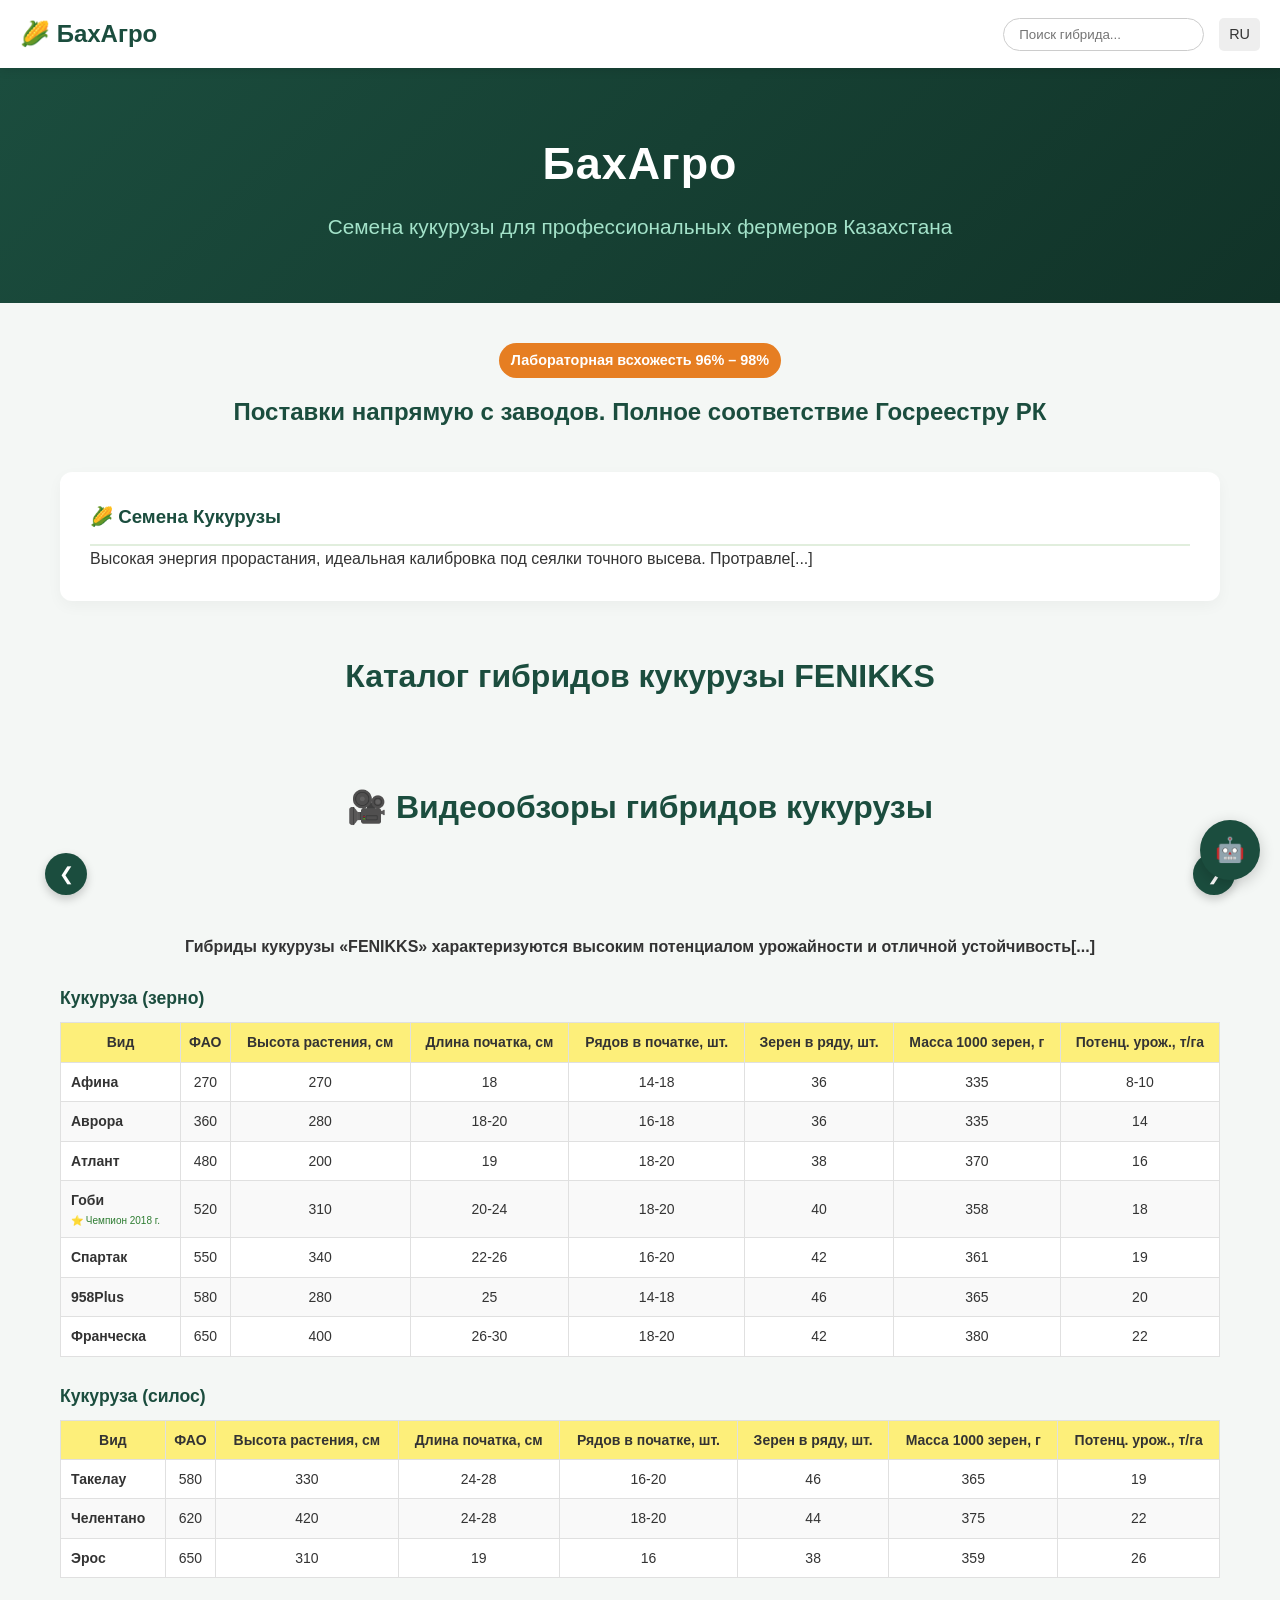
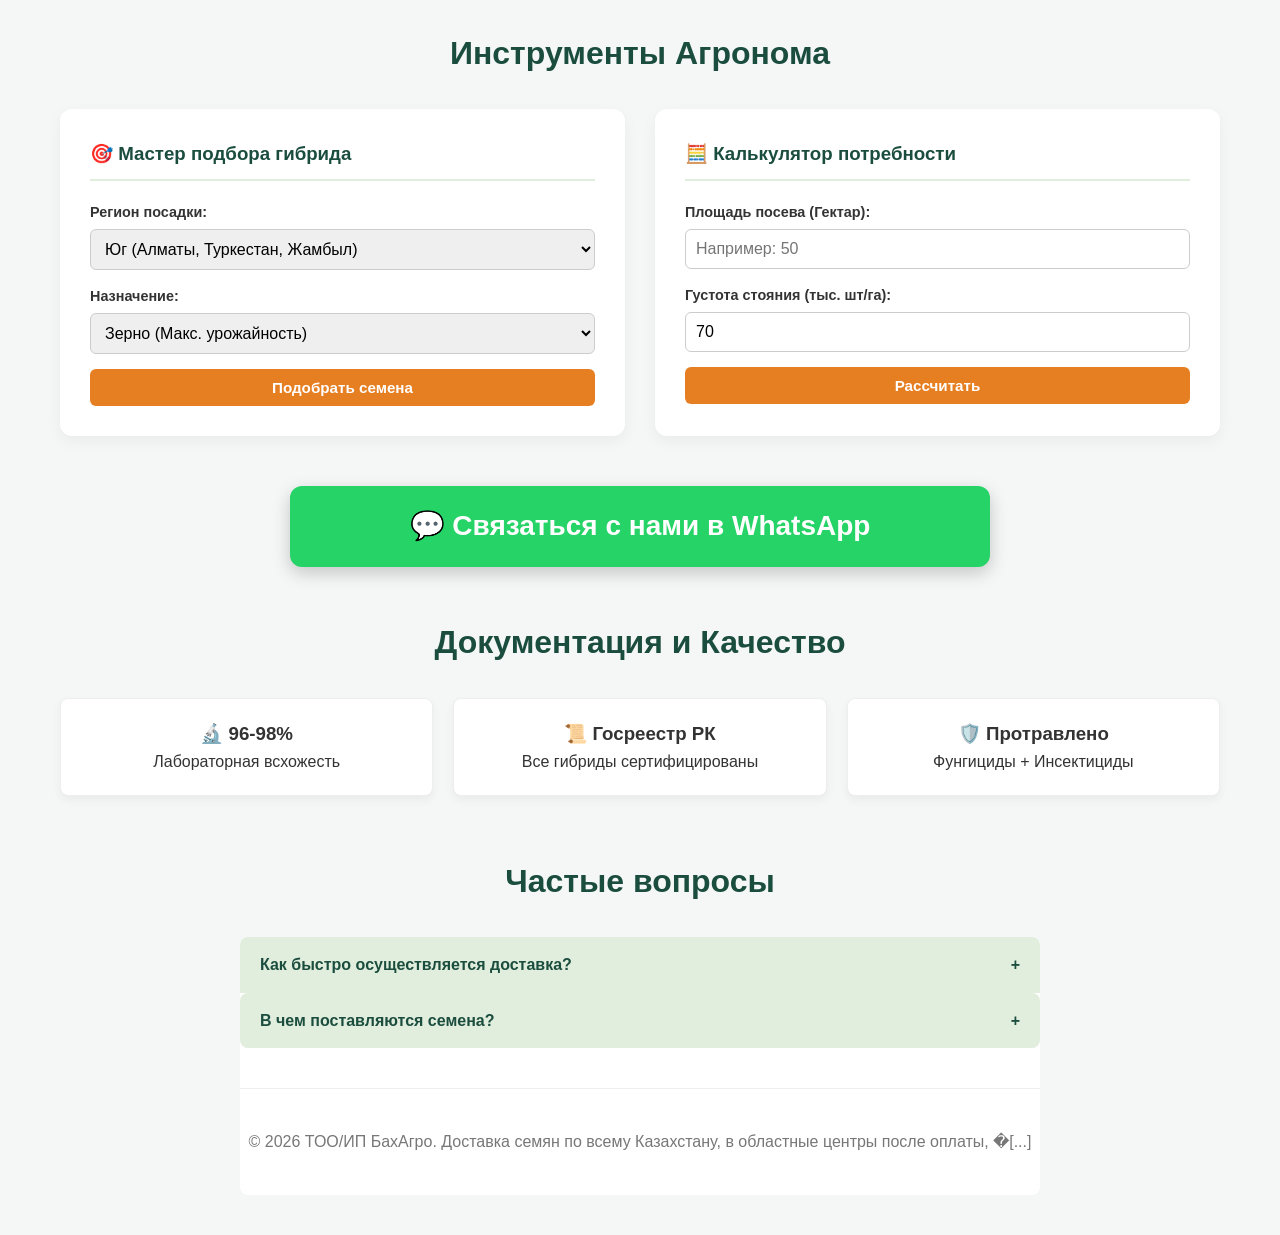
<file: index.html>
<!DOCTYPE html>
<html lang="ru">
<head>
    <meta charset="UTF-8">
    <meta name="viewport" content="width=device-width, initial-scale=1.0">
    <meta name="description" content="БахАгро — Профессиональные семена кукурузы для фермеров Казахстана. Высокая урожайно[...]">
    <meta name="keywords" content="семена кукурузы, купить семена кукурузы, БахАгро, Казахстан, гибриды кукурузы, FENIKKS, урож�[...]">
    <meta property="og:title" content="БахАгро — Профессиональные семена кукурузы">
    <meta property="og:description" content="Поставки напрямую с заводов. Полное соответствие Госреестру РК. Лабораторная всхо�[...]">
    <meta property="og:type" content="website">
    <title>БахАгро — Профессиональные семена кукурузы и лука</title>
    <link rel="stylesheet" href="style.css">
</head>
<body>

    <nav>
        <a href="#" class="nav-logo" id="nav-logo">🌽 БахАгро</a>
        <div class="nav-controls">
            <input type="text" id="searchInput" class="search-bar" placeholder="Поиск гибрида...">
            <span class="lang-switch" id="lang-switch">RU</span>
        </div>
    </nav>

    <header>
        <h1 id="header-title">БахАгро</h1>
        <p id="header-subtitle">Семена кукурузы для профессиональных фермеров Казахстана</p>
    </header>

    <div class="container">
        
        <div class="intro-text">
            <div class="badge" id="badge-text">Лабораторная всхожесть 96% – 98%</div>
            <h2 id="intro-title">Поставки напрямую с заводов. Полное соответствие Госреестру РК</h2>
        </div>

        <div class="intro-box">
            <h3 id="intro-box-title">🌽 Семена Кукурузы</h3>
            <p id="intro-box-text">Высокая энергия прорастания, идеальная калибровка под сеялки точного высева. Протравле[...]
        </div>

        <h2 class="section-title" id="catalog-title">Каталог гибридов кукурузы FENIKKS</h2>
        <div class="catalog-grid" id="catalog-container">
        </div>

        <!-- VIDEO CAROUSEL SECTION -->
        <section class="video-carousel-section">
            <h2 class="section-title" id="video-carousel-title">🎥 Видеообзоры гибридов кукурузы</h2>
            <div class="carousel-wrapper">
                <button class="carousel-btn prev-btn" id="carousel-prev" aria-label="Previous">❮</button>
                <div class="carousel-track-container">
                    <div class="carousel-track" id="video-carousel-track">
                        <!-- Video cards will be injected dynamically via JavaScript -->
                    </div>
                </div>
                <button class="carousel-btn next-btn" id="carousel-next" aria-label="Next">❯</button>
            </div>
        </section>

        <div id="compare-section">
            <h2 class="section-title no-margin-top" id="compare-title">📊 Выбранные гибриды для сравнения</h2>
            <table class="compare-table" id="compare-table">
                </table>
        </div>

        <div class="fenikks-table-container">
            <div class="fenikks-table-title" id="table-intro">
                Гибриды кукурузы «FENIKKS» характеризуются высоким потенциалом урожайности и отличной устойчивость[...]
            </div>
            <div class="table-section-title" id="table1-title">Кукуруза (зерно)</div>
            <table class="fenikks-table">
                <thead>
                <tr>
                    <th>Вид</th>
                    <th>ФАО</th>
                    <th>Высота растения, см</th>
                    <th>Длина початка, см</th>
                    <th>Рядов в початке, шт.</th>
                    <th>Зерен в ряду, шт.</th>
                    <th>Масса 1000 зерен, г</th>
                    <th>Потенц. урож., т/га</th>
                </tr>
                </thead>
                <tbody>
                <tr>
                    <td><strong>Афина</strong></td><td>270</td><td>270</td><td>18</td><td>14-18</td><td>36</td><td>335</td><td>8-10</td>
                </tr>
                <tr>
                    <td><strong>Аврора</strong></td><td>360</td><td>280</td><td>18-20</td><td>16-18</td><td>36</td><td>335</td><td>14</td>
                </tr>
                <tr>
                    <td><strong>Атлант</strong></td><td>480</td><td>200</td><td>19</td><td>18-20</td><td>38</td><td>370</td><td>16</td>
                </tr>
                <tr>
                    <td>
                    <strong>Гоби</strong>
                    <span class="gobi-badge" id="gobi-badge">⭐ Чемпион 2018 г.</span>
                    </td>
                    <td>520</td><td>310</td><td>20-24</td><td>18-20</td><td>40</td><td>358</td><td>18</td>
                </tr>
                <tr>
                    <td><strong>Спартак</strong></td><td>550</td><td>340</td><td>22-26</td><td>16-20</td><td>42</td><td>361</td><td>19</td>
                </tr>
                <tr>
                    <td><strong>958Plus</strong></td><td>580</td><td>280</td><td>25</td><td>14-18</td><td>46</td><td>365</td><td>20</td>
                </tr>
                <tr>
                    <td><strong>Франческа</strong></td><td>650</td><td>400</td><td>26-30</td><td>18-20</td><td>42</td><td>380</td><td>22</td>
                </tr>
                </tbody>
            </table>
            <div class="table-section-title" id="table2-title">Кукуруза (силос)</div>
            <table class="fenikks-table">
                <thead>
                <tr>
                    <th>Вид</th>
                    <th>ФАО</th>
                    <th>Высота растения, см</th>
                    <th>Длина початка, см</th>
                    <th>Рядов в початке, шт.</th>
                    <th>Зерен в ряду, шт.</th>
                    <th>Масса 1000 зерен, г</th>
                    <th>Потенц. урож., т/га</th>
                </tr>
                </thead>
                <tbody>
                <tr>
                    <td><strong>Такелау</strong></td><td>580</td><td>330</td><td>24-28</td><td>16-20</td><td>46</td><td>365</td><td>19</td>
                </tr>
                <tr>
                    <td><strong>Челентано</strong></td><td>620</td><td>420</td><td>24-28</td><td>18-20</td><td>44</td><td>375</td><td>22</td>
                </tr>
                <tr>
                    <td><strong>Эрос</strong></td><td>650</td><td>310</td><td>19</td><td>16</td><td>38</td><td>359</td><td>26</td>
                </tr>
                </tbody>
            </table>
        </div>

        <h2 class="section-title" id="tools-title">Инструменты Агронома</h2>
        <div class="tools-grid">
            
            <div class="tool-card">
                <h3 id="wizard-header">🎯 Мастер подбора гибрида</h3>
                <div class="form-group">
                    <label id="wizard-region-label">Регион посадки:</label>
                    <select id="wiz-region">
                        <option id="wiz-region-south" value="south">Юг (Алматы, Туркестан, Жамбыл)</option>
                        <option id="wiz-region-north" value="north">Север (Костанай, СКО, Акмола)</option>
                    </select>
                </div>
                <div class="form-group">
                    <label id="wizard-purpose-label">Назначение:</label>
                    <select id="wiz-purpose">
                        <option id="wiz-purpose-grain" value="grain">Зерно (Макс. урожайность)</option>
                        <option id="wiz-purpose-drought" value="drought">Засухоустойчивость</option>
                        <option id="wiz-purpose-silage" value="silage">Силос (корм)</option>
                    </select>
                </div>
                <button class="btn-primary" id="recommend-btn">Подобрать семена</button>
                <div id="wiz-result" class="result-box"></div>
            </div>

            <div class="tool-card">
                <h3 id="calc-header">🧮 Калькулятор потребности</h3>
                <div class="form-group">
                    <label id="calc-area-label">Площадь посева (Гектар):</label>
                    <input type="number" id="calc-area" placeholder="Например: 50" min="1">
                </div>
                <div class="form-group">
                    <label id="calc-density-label">Густота стояния (тыс. шт/га):</label>
                    <input type="number" id="calc-density" value="70" min="50" max="90">
                </div>
                <button class="btn-primary" id="calculate-btn">Рассчитать</button>
                <div id="calc-result" class="result-box"></div>
            </div>
        </div>

        <a href="https://wa.me/77052260350?text=Здравствуйте!%20Меня%20интересуют%20семена%20кукурузы."
           target="_blank"
           class="whatsapp-cta" id="whatsapp-cta">
           💬 Связаться с нами в WhatsApp
        </a>

        <h2 class="section-title" id="docs-title">Документация и Качество</h2>
        <div class="cert-grid">
            <div class="cert-card">
                <h3 id="cert1-title">🔬 96-98%</h3>
                <p id="cert1-desc">Лабораторная всхожесть</p>
            </div>
            <div class="cert-card">
                <h3 id="cert2-title">📜 Госреестр РК</h3>
                <p id="cert2-desc">Все гибриды сертифицированы</p>
            </div>
            <div class="cert-card">
                <h3 id="cert3-title">🛡️ Протравлено</h3>
                <p id="cert3-desc">Фунгициды + Инсектициды</p>
            </div>
        </div>

        <h2 class="section-title margin-top-large" id="faq-title">Частые вопросы</h2>
        <div class="faq-container">
            <div class="faq-item">
                <div class="faq-question" id="faq-question-1">Как быстро осуществляется доставка? <span>+</span></div>
                <div class="faq-answer" id="faq-answer-1">Мы доставляем семена по всему Казахстану, в областные центры после оплаты, [...]
            </div>
            <div class="faq-item">
                <div class="faq-question" id="faq-question-2">В чем поставляются семена? <span>+</span></div>
                <div class="faq-answer" id="faq-answer-2">Семена упакованы в фирменные бумажные мешки. В 1 посевной единице — 80 000 сем[...]
            </div>
        </div>

        <footer class="site-footer">
            <p id="footer-text">© 2026 ТОО/ИП БахАгро. Доставка семян по всему Казахстану, в областные центры после оплаты, �[...]
        </footer>
    </div>

    <div class="fab-container">
        <div class="fab fab-top" id="fab-top">↑</div>
        <div class="fab fab-ai" id="fab-ai" title="AI Агроном">🤖</div>
    </div>

    <div class="chat-window" id="ai-chat">
        <div class="chat-header">
            <span id="chat-header-text">🤖 AI Агроном БахАгро</span>
            <span class="close-icon" id="chat-close">✖</span>
        </div>
        <div class="chat-body" id="chat-body">
            <div class="chat-msg msg-ai" id="chat-intro-text">Здравствуйте! Я цифровой агроном. Напишите ваш регион и тип почвы, и я пом[...]
        </div>
        <div class="chat-input">
            <input type="text" id="chat-input-field" placeholder="Введите ваш вопрос...">
            <button id="chat-send">➤</button>
        </div>
    </div>

    <div id="hybrid-modal" class="modal">
        <div class="modal-content">
            <span class="close-btn" id="modal-close">&times;</span>
            <h2 id="modal-title">Название</h2>
            <div class="modal-desc" id="modal-desc">Описание</div>
            <table class="info-table" id="modal-table">
                </table>
        </div>
    </div>

    <script src="script.js"></script>
</body>
</html>
</file>
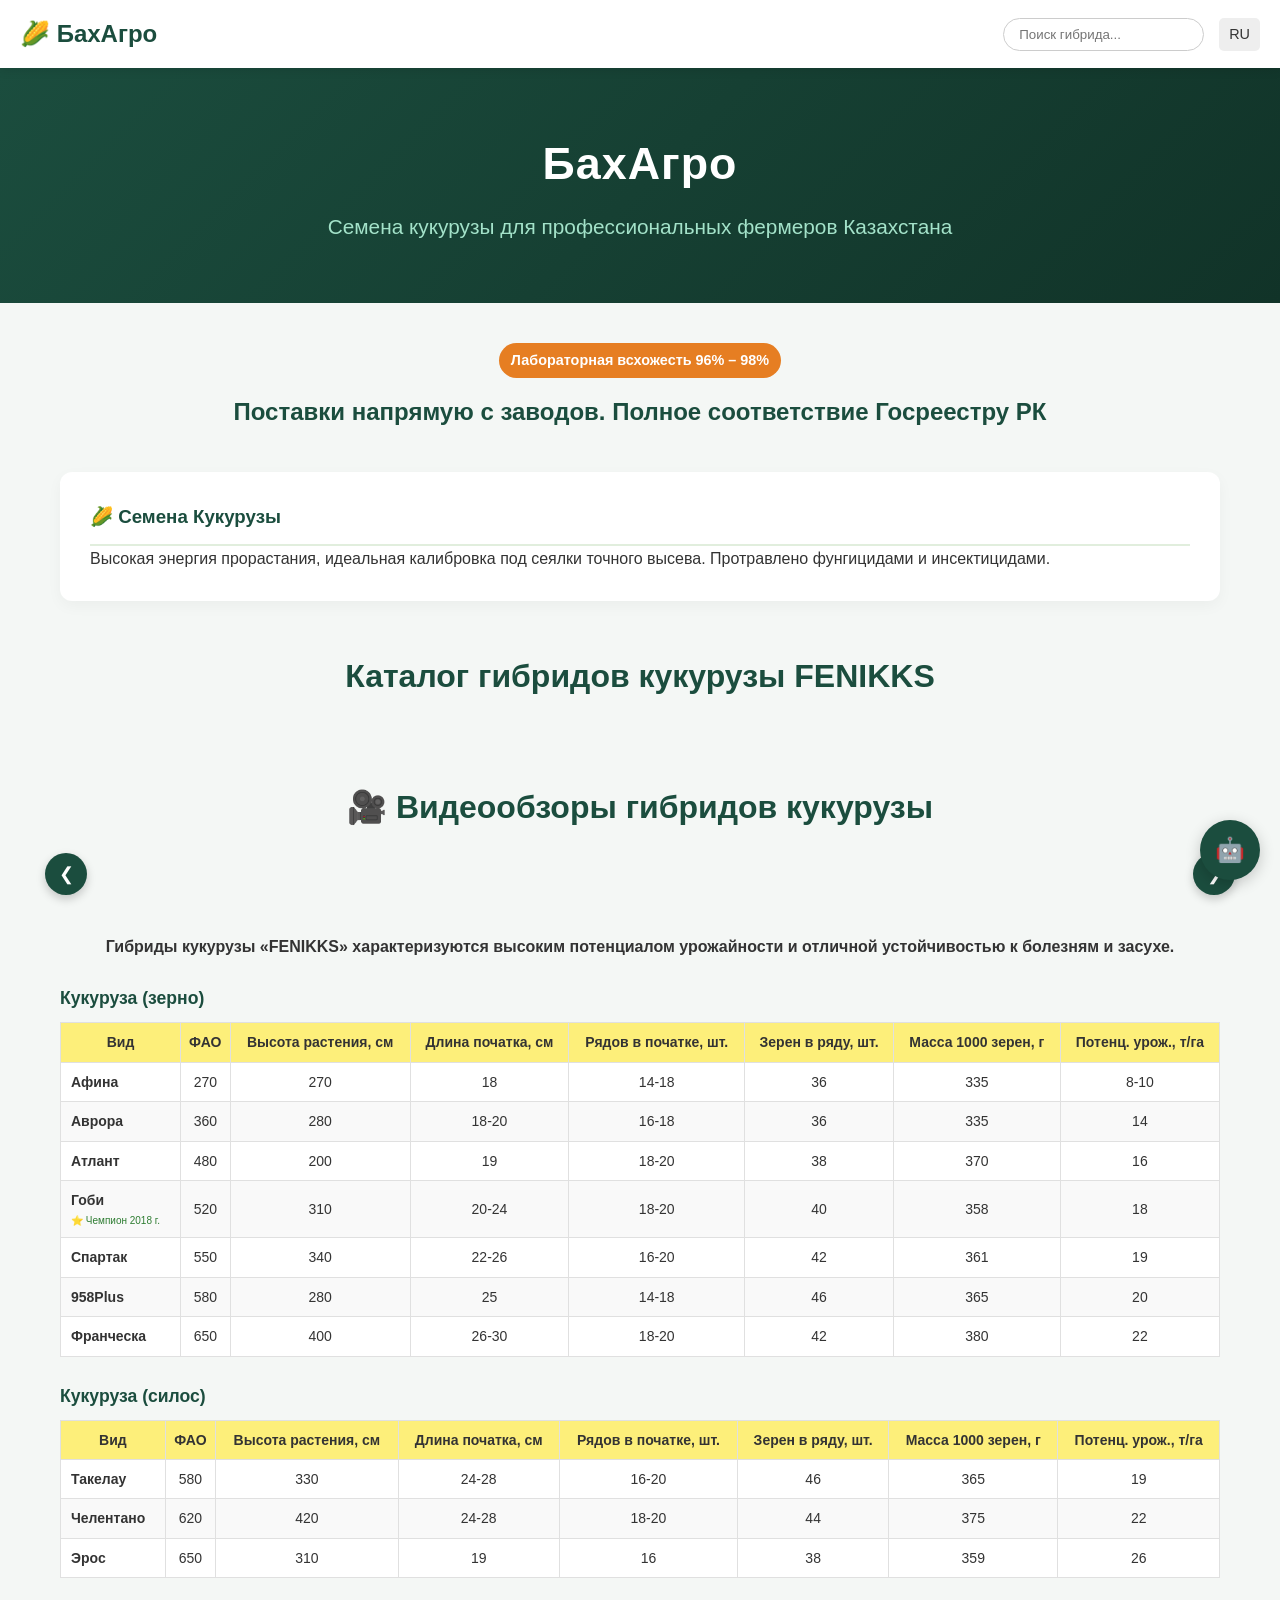
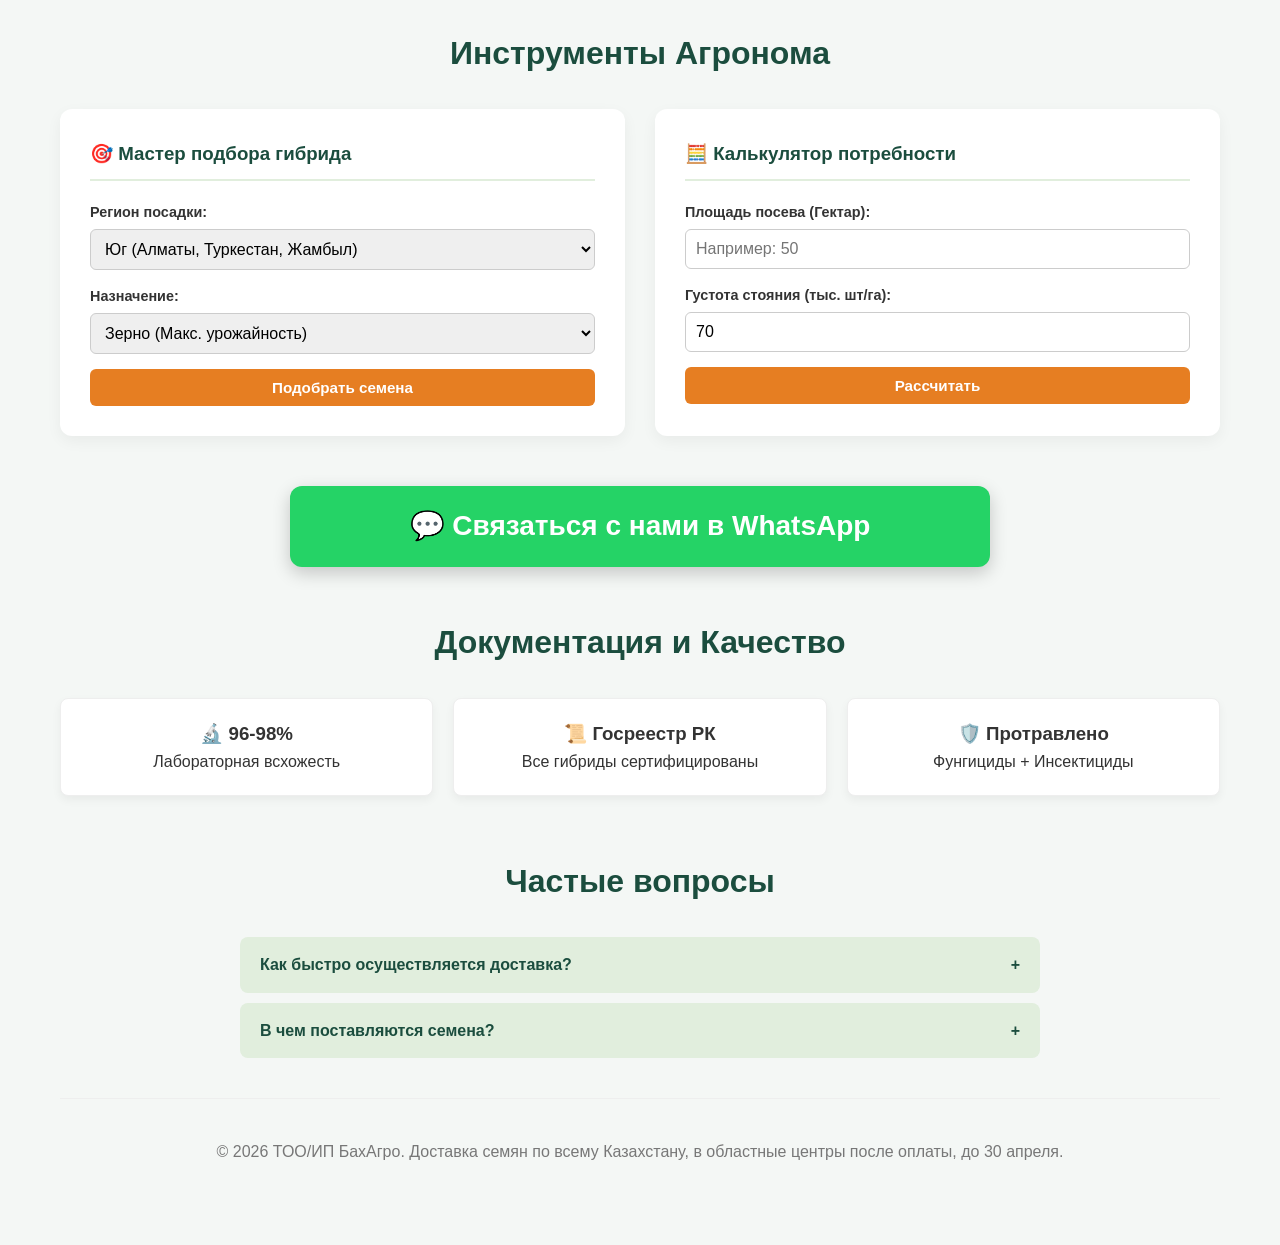
<file: index (3).html>
<!DOCTYPE html>
<html lang="ru">
<head>
    <meta charset="UTF-8">
    <meta name="viewport" content="width=device-width, initial-scale=1.0">
    <meta name="description" content="БахАгро — Профессиональные семена кукурузы для фермеров Казахстана. Высокая урожайность, устойчивость к засухе. Доставка по РК.">
    <meta name="keywords" content="семена кукурузы, купить семена кукурузы, БахАгро, Казахстан, гибриды кукурузы, FENIKKS, урожайность">
    <meta property="og:title" content="БахАгро — Профессиональные семена кукурузы">
    <meta property="og:description" content="Поставки напрямую с заводов. Полное соответствие Госреестру РК. Лабораторная всхожесть 96% – 98%.">
    <meta property="og:type" content="website">
    <title>БахАгро — Профессиональные семена кукурузы и лука</title>
    <link rel="stylesheet" href="style.css">
</head>
<body>

    <nav>
        <a href="#" class="nav-logo" id="nav-logo">🌽 БахАгро</a>
        <div class="nav-controls">
            <input type="text" id="searchInput" class="search-bar" placeholder="Поиск гибрида...">
            <span class="lang-switch" id="lang-switch">RU</span>
        </div>
    </nav>

    <header>
        <h1 id="header-title">БахАгро</h1>
        <p id="header-subtitle">Семена кукурузы для профессиональных фермеров Казахстана</p>
    </header>

    <div class="container">
        
        <div class="intro-text">
            <div class="badge" id="badge-text">Лабораторная всхожесть 96% – 98%</div>
            <h2 id="intro-title">Поставки напрямую с заводов. Полное соответствие Госреестру РК</h2>
        </div>

        <div class="intro-box">
            <h3 id="intro-box-title">🌽 Семена Кукурузы</h3>
            <p id="intro-box-text">Высокая энергия прорастания, идеальная калибровка под сеялки точного высева. Протравлено фунгицидами и инсектицидами.</p>
        </div>

        <h2 class="section-title" id="catalog-title">Каталог гибридов кукурузы FENIKKS</h2>
        <div class="catalog-grid" id="catalog-container">
        </div>

        <!-- VIDEO CAROUSEL SECTION -->
        <section class="video-carousel-section">
            <h2 class="section-title" id="video-carousel-title">🎥 Видеообзоры гибридов кукурузы</h2>
            <div class="carousel-wrapper">
                <button class="carousel-btn prev-btn" id="carousel-prev" aria-label="Previous">❮</button>
                <div class="carousel-track-container">
                    <div class="carousel-track" id="video-carousel-track">
                        <!-- Video cards will be injected dynamically via JavaScript -->
                    </div>
                </div>
                <button class="carousel-btn next-btn" id="carousel-next" aria-label="Next">❯</button>
            </div>
        </section>

        <div id="compare-section">
            <h2 class="section-title no-margin-top" id="compare-title">📊 Выбранные гибриды для сравнения</h2>
            <table class="compare-table" id="compare-table">
                </table>
        </div>

        <div class="fenikks-table-container">
            <div class="fenikks-table-title" id="table-intro">
                Гибриды кукурузы «FENIKKS» характеризуются высоким потенциалом урожайности и отличной устойчивостью к болезням и засухе.
            </div>
            <div class="table-section-title" id="table1-title">Кукуруза (зерно)</div>
            <table class="fenikks-table">
                <thead>
                <tr>
                    <th>Вид</th>
                    <th>ФАО</th>
                    <th>Высота растения, см</th>
                    <th>Длина початка, см</th>
                    <th>Рядов в початке, шт.</th>
                    <th>Зерен в ряду, шт.</th>
                    <th>Масса 1000 зерен, г</th>
                    <th>Потенц. урож., т/га</th>
                </tr>
                </thead>
                <tbody>
                <tr>
                    <td><strong>Афина</strong></td><td>270</td><td>270</td><td>18</td><td>14-18</td><td>36</td><td>335</td><td>8-10</td>
                </tr>
                <tr>
                    <td><strong>Аврора</strong></td><td>360</td><td>280</td><td>18-20</td><td>16-18</td><td>36</td><td>335</td><td>14</td>
                </tr>
                <tr>
                    <td><strong>Атлант</strong></td><td>480</td><td>200</td><td>19</td><td>18-20</td><td>38</td><td>370</td><td>16</td>
                </tr>
                <tr>
                    <td>
                    <strong>Гоби</strong>
                    <span class="gobi-badge" id="gobi-badge">⭐ Чемпион 2018 г.</span>
                    </td>
                    <td>520</td><td>310</td><td>20-24</td><td>18-20</td><td>40</td><td>358</td><td>18</td>
                </tr>
                <tr>
                    <td><strong>Спартак</strong></td><td>550</td><td>340</td><td>22-26</td><td>16-20</td><td>42</td><td>361</td><td>19</td>
                </tr>
                <tr>
                    <td><strong>958Plus</strong></td><td>580</td><td>280</td><td>25</td><td>14-18</td><td>46</td><td>365</td><td>20</td>
                </tr>
                <tr>
                    <td><strong>Франческа</strong></td><td>650</td><td>400</td><td>26-30</td><td>18-20</td><td>42</td><td>380</td><td>22</td>
                </tr>
                </tbody>
            </table>
            <div class="table-section-title" id="table2-title">Кукуруза (силос)</div>
            <table class="fenikks-table">
                <thead>
                <tr>
                    <th>Вид</th>
                    <th>ФАО</th>
                    <th>Высота растения, см</th>
                    <th>Длина початка, см</th>
                    <th>Рядов в початке, шт.</th>
                    <th>Зерен в ряду, шт.</th>
                    <th>Масса 1000 зерен, г</th>
                    <th>Потенц. урож., т/га</th>
                </tr>
                </thead>
                <tbody>
                <tr>
                    <td><strong>Такелау</strong></td><td>580</td><td>330</td><td>24-28</td><td>16-20</td><td>46</td><td>365</td><td>19</td>
                </tr>
                <tr>
                    <td><strong>Челентано</strong></td><td>620</td><td>420</td><td>24-28</td><td>18-20</td><td>44</td><td>375</td><td>22</td>
                </tr>
                <tr>
                    <td><strong>Эрос</strong></td><td>650</td><td>310</td><td>19</td><td>16</td><td>38</td><td>359</td><td>26</td>
                </tr>
                </tbody>
            </table>
        </div>

        <h2 class="section-title" id="tools-title">Инструменты Агронома</h2>
        <div class="tools-grid">
            
            <div class="tool-card">
                <h3 id="wizard-header">🎯 Мастер подбора гибрида</h3>
                <div class="form-group">
                    <label id="wizard-region-label">Регион посадки:</label>
                    <select id="wiz-region">
                        <option id="wiz-region-south" value="south">Юг (Алматы, Туркестан, Жамбыл)</option>
                        <option id="wiz-region-north" value="north">Север (Костанай, СКО, Акмола)</option>
                    </select>
                </div>
                <div class="form-group">
                    <label id="wizard-purpose-label">Назначение:</label>
                    <select id="wiz-purpose">
                        <option id="wiz-purpose-grain" value="grain">Зерно (Макс. урожайность)</option>
                        <option id="wiz-purpose-drought" value="drought">Засухоустойчивость</option>
                        <option id="wiz-purpose-silage" value="silage">Силос (корм)</option>
                    </select>
                </div>
                <button class="btn-primary" id="recommend-btn">Подобрать семена</button>
                <div id="wiz-result" class="result-box"></div>
            </div>

            <div class="tool-card">
                <h3 id="calc-header">🧮 Калькулятор потребности</h3>
                <div class="form-group">
                    <label id="calc-area-label">Площадь посева (Гектар):</label>
                    <input type="number" id="calc-area" placeholder="Например: 50" min="1">
                </div>
                <div class="form-group">
                    <label id="calc-density-label">Густота стояния (тыс. шт/га):</label>
                    <input type="number" id="calc-density" value="70" min="50" max="90">
                </div>
                <button class="btn-primary" id="calculate-btn">Рассчитать</button>
                <div id="calc-result" class="result-box"></div>
            </div>
        </div>

        <a href="https://wa.me/77052260350?text=Здравствуйте!%20Меня%20интересуют%20семена%20кукурузы."
           target="_blank"
           class="whatsapp-cta" id="whatsapp-cta">
           💬 Связаться с нами в WhatsApp
        </a>

        <h2 class="section-title" id="docs-title">Документация и Качество</h2>
        <div class="cert-grid">
            <div class="cert-card">
                <h3 id="cert1-title">🔬 96-98%</h3>
                <p id="cert1-desc">Лабораторная всхожесть</p>
            </div>
            <div class="cert-card">
                <h3 id="cert2-title">📜 Госреестр РК</h3>
                <p id="cert2-desc">Все гибриды сертифицированы</p>
            </div>
            <div class="cert-card">
                <h3 id="cert3-title">🛡️ Протравлено</h3>
                <p id="cert3-desc">Фунгициды + Инсектициды</p>
            </div>
        </div>

        <h2 class="section-title margin-top-large" id="faq-title">Частые вопросы</h2>
        <div class="faq-container">
            <div class="faq-item">
                <div class="faq-question" id="faq-question-1">Как быстро осуществляется доставка? <span>+</span></div>
                <div class="faq-answer" id="faq-answer-1">Мы доставляем семена по всему Казахстану, в областные центры после оплаты, до 30 апреля</div>
            </div>
            <div class="faq-item">
                <div class="faq-question" id="faq-question-2">В чем поставляются семена? <span>+</span></div>
                <div class="faq-answer" id="faq-answer-2">Семена упакованы в фирменные бумажные мешки. В 1 посевной единице — 80 000 семян.</div>
            </div>
        </div>

        <footer class="site-footer">
            <p id="footer-text">© 2026 ТОО/ИП БахАгро. Доставка семян по всему Казахстану, в областные центры после оплаты, до 30 апреля.</p>
        </footer>
    </div>

    <div class="fab-container">
        <div class="fab fab-top" id="fab-top">↑</div>
        <div class="fab fab-ai" id="fab-ai" title="AI Агроном">🤖</div>
    </div>

    <div class="chat-window" id="ai-chat">
        <div class="chat-header">
            <span id="chat-header-text">🤖 AI Агроном БахАгро</span>
            <span class="close-icon" id="chat-close">✖</span>
        </div>
        <div class="chat-body" id="chat-body">
            <div class="chat-msg msg-ai" id="chat-intro-text">Здравствуйте! Я цифровой агроном. Напишите ваш регион и тип почвы, и я помогу подобрать идеальный гибрид кукурузы.</div>
        </div>
        <div class="chat-input">
            <input type="text" id="chat-input-field" placeholder="Введите ваш вопрос...">
            <button id="chat-send">➤</button>
        </div>
    </div>

    <div id="hybrid-modal" class="modal">
        <div class="modal-content">
            <span class="close-btn" id="modal-close">&times;</span>
            <h2 id="modal-title">Название</h2>
            <div class="modal-desc" id="modal-desc">Описание</div>
            <table class="info-table" id="modal-table">
                </table>
        </div>
    </div>

    <script src="script.js"></script>
</body>
</html>
</file>
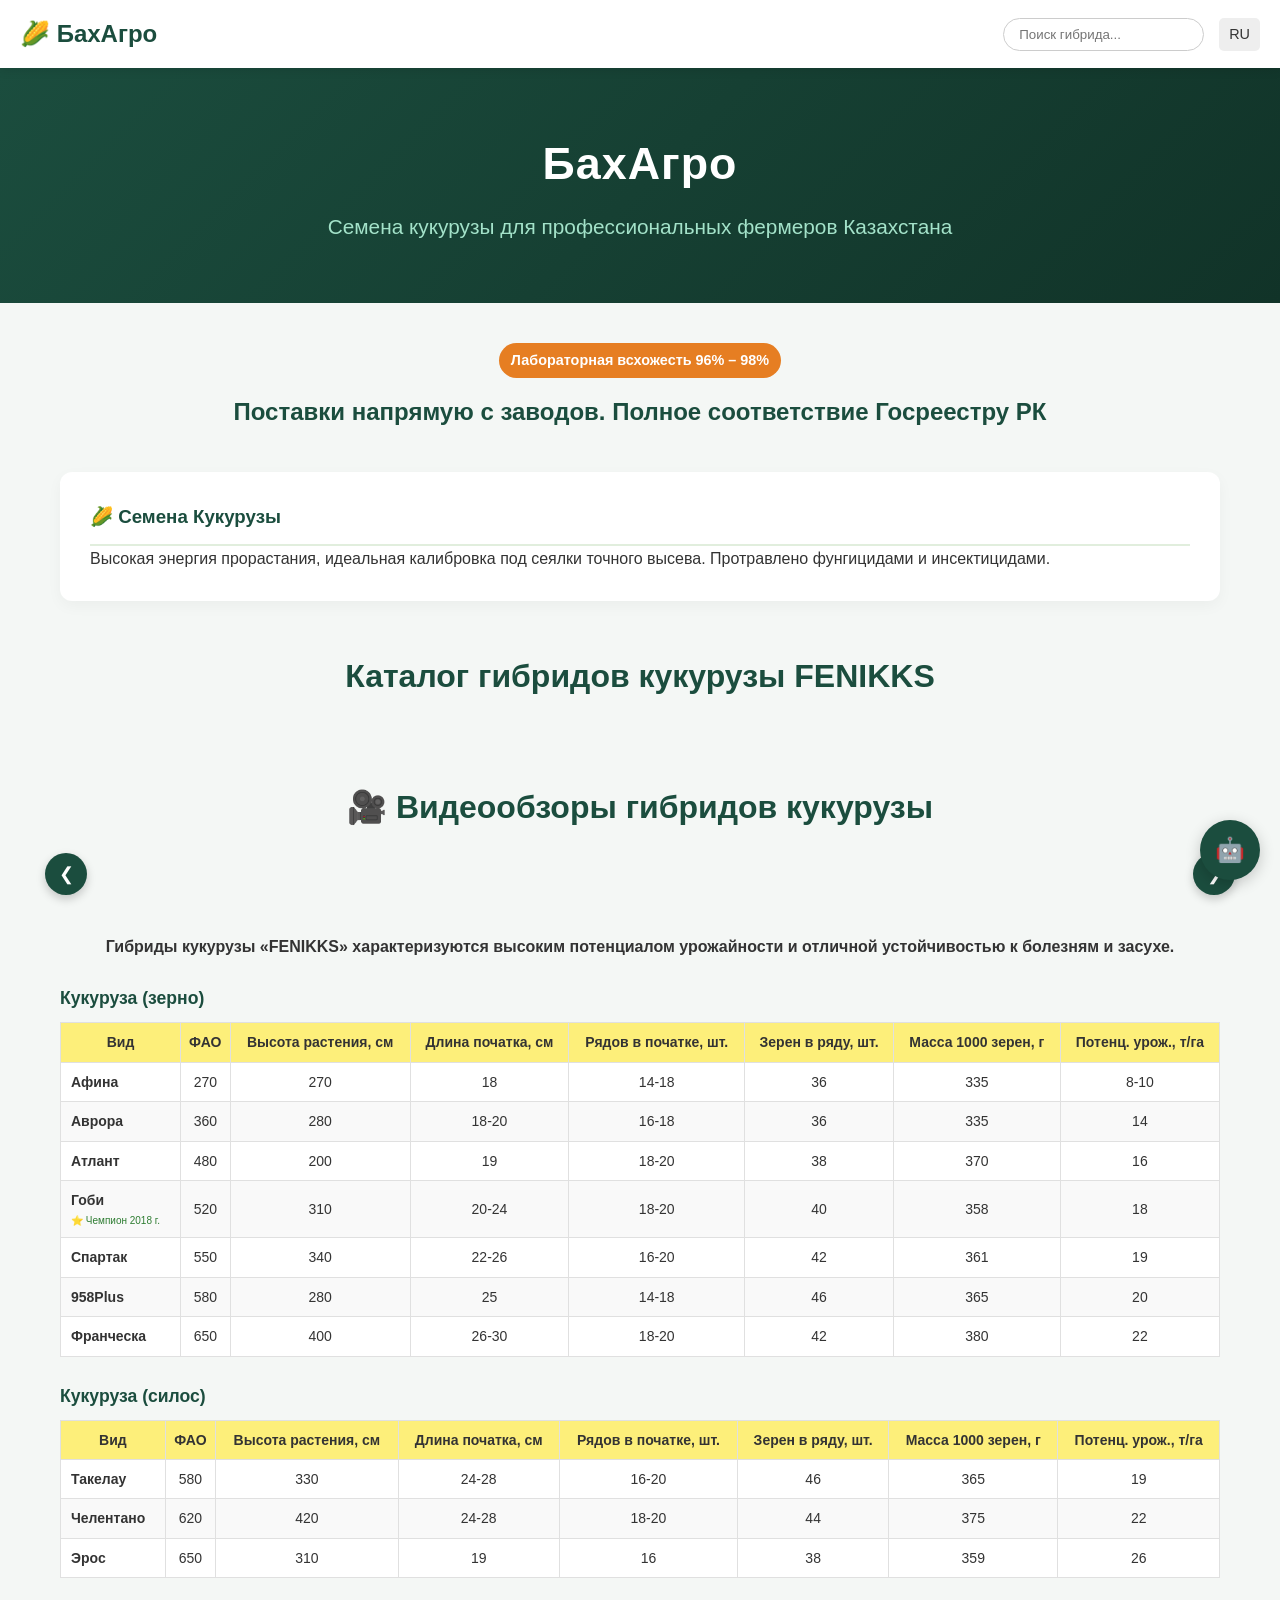
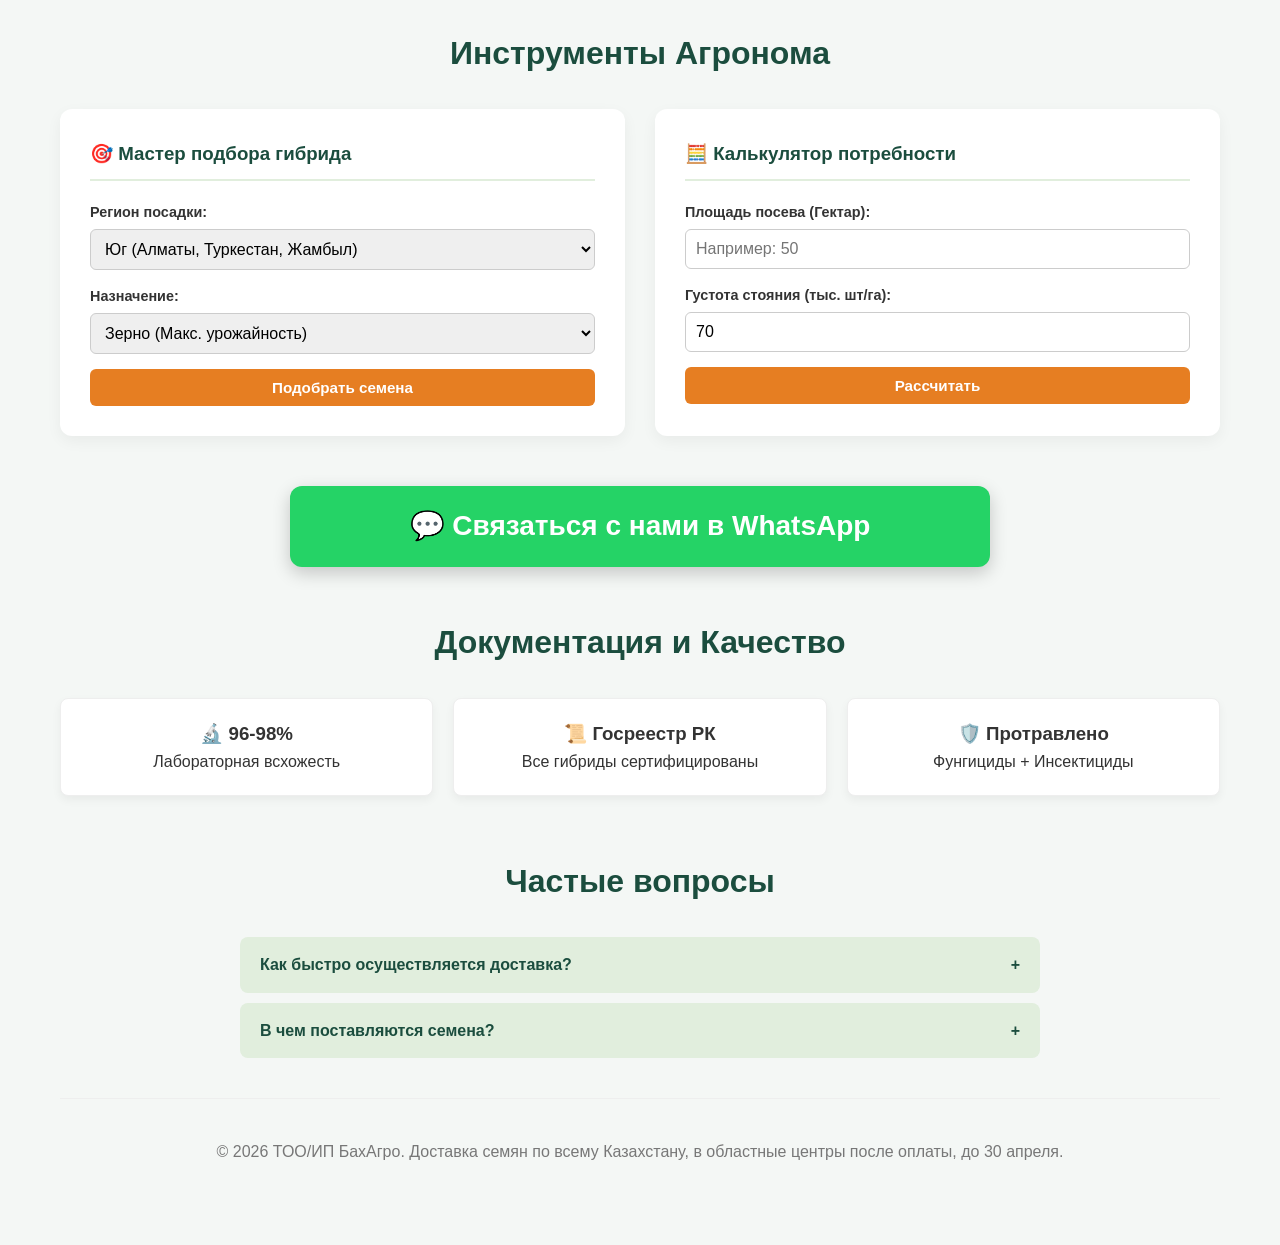
<file: index .html>
<!DOCTYPE html>
<html lang="ru">
<head>
    <meta charset="UTF-8">
    <meta name="viewport" content="width=device-width, initial-scale=1.0">
    <meta name="description" content="БахАгро — Профессиональные семена кукурузы для фермеров Казахстана. Высокая урожайность, устойчивость к засухе. Доставка по РК.">
    <meta name="keywords" content="семена кукурузы, купить семена кукурузы, БахАгро, Казахстан, гибриды кукурузы, FENIKKS, урожайность">
    <meta property="og:title" content="БахАгро — Профессиональные семена кукурузы">
    <meta property="og:description" content="Поставки напрямую с заводов. Полное соответствие Госреестру РК. Лабораторная всхожесть 96% – 98%.">
    <meta property="og:type" content="website">
    <title>БахАгро — Профессиональные семена кукурузы и лука</title>
    <link rel="stylesheet" href="style.css">
</head>
<body>

    <nav>
        <a href="#" class="nav-logo" id="nav-logo">🌽 БахАгро</a>
        <div class="nav-controls">
            <input type="text" id="searchInput" class="search-bar" placeholder="Поиск гибрида...">
            <span class="lang-switch" id="lang-switch">RU</span>
        </div>
    </nav>

    <header>
        <h1 id="header-title">БахАгро</h1>
        <p id="header-subtitle">Семена кукурузы для профессиональных фермеров Казахстана</p>
    </header>

    <div class="container">
        
        <div class="intro-text">
            <div class="badge" id="badge-text">Лабораторная всхожесть 96% – 98%</div>
            <h2 id="intro-title">Поставки напрямую с заводов. Полное соответствие Госреестру РК</h2>
        </div>

        <div class="intro-box">
            <h3 id="intro-box-title">🌽 Семена Кукурузы</h3>
            <p id="intro-box-text">Высокая энергия прорастания, идеальная калибровка под сеялки точного высева. Протравлено фунгицидами и инсектицидами.</p>
        </div>

        <h2 class="section-title" id="catalog-title">Каталог гибридов кукурузы FENIKKS</h2>
        <div class="catalog-grid" id="catalog-container">
        </div>

        <!-- VIDEO CAROUSEL SECTION -->
        <section class="video-carousel-section">
            <h2 class="section-title" id="video-carousel-title">🎥 Видеообзоры гибридов кукурузы</h2>
            <div class="carousel-wrapper">
                <button class="carousel-btn prev-btn" id="carousel-prev" aria-label="Previous">❮</button>
                <div class="carousel-track-container">
                    <div class="carousel-track" id="video-carousel-track">
                        <!-- Video cards will be injected dynamically via JavaScript -->
                    </div>
                </div>
                <button class="carousel-btn next-btn" id="carousel-next" aria-label="Next">❯</button>
            </div>
        </section>

        <div id="compare-section">
            <h2 class="section-title no-margin-top" id="compare-title">📊 Выбранные гибриды для сравнения</h2>
            <table class="compare-table" id="compare-table">
                </table>
        </div>

        <div class="fenikks-table-container">
            <div class="fenikks-table-title" id="table-intro">
                Гибриды кукурузы «FENIKKS» характеризуются высоким потенциалом урожайности и отличной устойчивостью к болезням и засухе.
            </div>
            <div class="table-section-title" id="table1-title">Кукуруза (зерно)</div>
            <table class="fenikks-table">
                <thead>
                <tr>
                    <th>Вид</th>
                    <th>ФАО</th>
                    <th>Высота растения, см</th>
                    <th>Длина початка, см</th>
                    <th>Рядов в початке, шт.</th>
                    <th>Зерен в ряду, шт.</th>
                    <th>Масса 1000 зерен, г</th>
                    <th>Потенц. урож., т/га</th>
                </tr>
                </thead>
                <tbody>
                <tr>
                    <td><strong>Афина</strong></td><td>270</td><td>270</td><td>18</td><td>14-18</td><td>36</td><td>335</td><td>8-10</td>
                </tr>
                <tr>
                    <td><strong>Аврора</strong></td><td>360</td><td>280</td><td>18-20</td><td>16-18</td><td>36</td><td>335</td><td>14</td>
                </tr>
                <tr>
                    <td><strong>Атлант</strong></td><td>480</td><td>200</td><td>19</td><td>18-20</td><td>38</td><td>370</td><td>16</td>
                </tr>
                <tr>
                    <td>
                    <strong>Гоби</strong>
                    <span class="gobi-badge" id="gobi-badge">⭐ Чемпион 2018 г.</span>
                    </td>
                    <td>520</td><td>310</td><td>20-24</td><td>18-20</td><td>40</td><td>358</td><td>18</td>
                </tr>
                <tr>
                    <td><strong>Спартак</strong></td><td>550</td><td>340</td><td>22-26</td><td>16-20</td><td>42</td><td>361</td><td>19</td>
                </tr>
                <tr>
                    <td><strong>958Plus</strong></td><td>580</td><td>280</td><td>25</td><td>14-18</td><td>46</td><td>365</td><td>20</td>
                </tr>
                <tr>
                    <td><strong>Франческа</strong></td><td>650</td><td>400</td><td>26-30</td><td>18-20</td><td>42</td><td>380</td><td>22</td>
                </tr>
                </tbody>
            </table>
            <div class="table-section-title" id="table2-title">Кукуруза (силос)</div>
            <table class="fenikks-table">
                <thead>
                <tr>
                    <th>Вид</th>
                    <th>ФАО</th>
                    <th>Высота растения, см</th>
                    <th>Длина початка, см</th>
                    <th>Рядов в початке, шт.</th>
                    <th>Зерен в ряду, шт.</th>
                    <th>Масса 1000 зерен, г</th>
                    <th>Потенц. урож., т/га</th>
                </tr>
                </thead>
                <tbody>
                <tr>
                    <td><strong>Такелау</strong></td><td>580</td><td>330</td><td>24-28</td><td>16-20</td><td>46</td><td>365</td><td>19</td>
                </tr>
                <tr>
                    <td><strong>Челентано</strong></td><td>620</td><td>420</td><td>24-28</td><td>18-20</td><td>44</td><td>375</td><td>22</td>
                </tr>
                <tr>
                    <td><strong>Эрос</strong></td><td>650</td><td>310</td><td>19</td><td>16</td><td>38</td><td>359</td><td>26</td>
                </tr>
                </tbody>
            </table>
        </div>

        <h2 class="section-title" id="tools-title">Инструменты Агронома</h2>
        <div class="tools-grid">
            
            <div class="tool-card">
                <h3 id="wizard-header">🎯 Мастер подбора гибрида</h3>
                <div class="form-group">
                    <label id="wizard-region-label">Регион посадки:</label>
                    <select id="wiz-region">
                        <option id="wiz-region-south" value="south">Юг (Алматы, Туркестан, Жамбыл)</option>
                        <option id="wiz-region-north" value="north">Север (Костанай, СКО, Акмола)</option>
                    </select>
                </div>
                <div class="form-group">
                    <label id="wizard-purpose-label">Назначение:</label>
                    <select id="wiz-purpose">
                        <option id="wiz-purpose-grain" value="grain">Зерно (Макс. урожайность)</option>
                        <option id="wiz-purpose-drought" value="drought">Засухоустойчивость</option>
                        <option id="wiz-purpose-silage" value="silage">Силос (корм)</option>
                    </select>
                </div>
                <button class="btn-primary" id="recommend-btn">Подобрать семена</button>
                <div id="wiz-result" class="result-box"></div>
            </div>

            <div class="tool-card">
                <h3 id="calc-header">🧮 Калькулятор потребности</h3>
                <div class="form-group">
                    <label id="calc-area-label">Площадь посева (Гектар):</label>
                    <input type="number" id="calc-area" placeholder="Например: 50" min="1">
                </div>
                <div class="form-group">
                    <label id="calc-density-label">Густота стояния (тыс. шт/га):</label>
                    <input type="number" id="calc-density" value="70" min="50" max="90">
                </div>
                <button class="btn-primary" id="calculate-btn">Рассчитать</button>
                <div id="calc-result" class="result-box"></div>
            </div>
        </div>

        <a href="https://wa.me/77052260350?text=Здравствуйте!%20Меня%20интересуют%20семена%20кукурузы."
           target="_blank"
           class="whatsapp-cta" id="whatsapp-cta">
           💬 Связаться с нами в WhatsApp
        </a>

        <h2 class="section-title" id="docs-title">Документация и Качество</h2>
        <div class="cert-grid">
            <div class="cert-card">
                <h3 id="cert1-title">🔬 96-98%</h3>
                <p id="cert1-desc">Лабораторная всхожесть</p>
            </div>
            <div class="cert-card">
                <h3 id="cert2-title">📜 Госреестр РК</h3>
                <p id="cert2-desc">Все гибриды сертифицированы</p>
            </div>
            <div class="cert-card">
                <h3 id="cert3-title">🛡️ Протравлено</h3>
                <p id="cert3-desc">Фунгициды + Инсектициды</p>
            </div>
        </div>

        <h2 class="section-title margin-top-large" id="faq-title">Частые вопросы</h2>
        <div class="faq-container">
            <div class="faq-item">
                <div class="faq-question" id="faq-question-1">Как быстро осуществляется доставка? <span>+</span></div>
                <div class="faq-answer" id="faq-answer-1">Мы доставляем семена по всему Казахстану, в областные центры после оплаты, до 30 апреля</div>
            </div>
            <div class="faq-item">
                <div class="faq-question" id="faq-question-2">В чем поставляются семена? <span>+</span></div>
                <div class="faq-answer" id="faq-answer-2">Семена упакованы в фирменные бумажные мешки. В 1 посевной единице — 80 000 семян.</div>
            </div>
        </div>

        <footer class="site-footer">
            <p id="footer-text">© 2026 ТОО/ИП БахАгро. Доставка семян по всему Казахстану, в областные центры после оплаты, до 30 апреля.</p>
        </footer>
    </div>

    <div class="fab-container">
        <div class="fab fab-top" id="fab-top">↑</div>
        <div class="fab fab-ai" id="fab-ai" title="AI Агроном">🤖</div>
    </div>

    <div class="chat-window" id="ai-chat">
        <div class="chat-header">
            <span id="chat-header-text">🤖 AI Агроном БахАгро</span>
            <span class="close-icon" id="chat-close">✖</span>
        </div>
        <div class="chat-body" id="chat-body">
            <div class="chat-msg msg-ai" id="chat-intro-text">Здравствуйте! Я цифровой агроном. Напишите ваш регион и тип почвы, и я помогу подобрать идеальный гибрид кукурузы.</div>
        </div>
        <div class="chat-input">
            <input type="text" id="chat-input-field" placeholder="Введите ваш вопрос...">
            <button id="chat-send">➤</button>
        </div>
    </div>

    <div id="hybrid-modal" class="modal">
        <div class="modal-content">
            <span class="close-btn" id="modal-close">&times;</span>
            <h2 id="modal-title">Название</h2>
            <div class="modal-desc" id="modal-desc">Описание</div>
            <table class="info-table" id="modal-table">
                </table>
        </div>
    </div>

    <script src="script.js"></script>
</body>
</html>
</file>
<file: style.css>
:root {
    --primary: #1b4d3e;
    --primary-light: #2c7a62;
    --secondary: #e67e22;
    --secondary-hover: #d35400;
    --bg-light: #f4f7f5;
    --text-main: #333;
    --accent: #27ae60;
}

* { margin: 0; padding: 0; box-sizing: border-box; }
html { scroll-behavior: smooth; overflow-x: hidden; }
body { font-family: 'Segoe UI', Arial, sans-serif; color: var(--text-main); background: var(--bg-light); line-height: 1.6; }

nav {
    position: sticky;
    top: 0;
    z-index: 100;
    background: rgba(255, 255, 255, 0.95);
    backdrop-filter: blur(5px);
    box-shadow: 0 2px 10px rgba(0,0,0,0.1);
    display: flex;
    justify-content: space-between;
    align-items: center;
    padding: 15px 20px;
}
.nav-logo { font-size: 1.5em; font-weight: bold; color: var(--primary); text-decoration: none; }
.nav-controls { display: flex; gap: 15px; align-items: center; }
.search-bar { padding: 8px 15px; border: 1px solid #ccc; border-radius: 20px; outline: none; }
.lang-switch { background: #eee; padding: 5px 10px; border-radius: 5px; cursor: pointer; font-size: 0.9em; }

header { background: linear-gradient(135deg, var(--primary) 0%, #113328 100%); color: white; padding: 60px 20px; text-align: center; }
header h1 { font-size: 2.8em; letter-spacing: 1px; margin-bottom: 10px; }
header p { font-size: 1.3em; color: #a3e2c9; }

.container { width: 100%; max-width: 1200px; margin: 40px auto; padding: 0 20px; }
.section-title { color: var(--primary); text-align: center; font-size: 2em; margin: 50px 0 30px; }
.section-title.no-margin-top { margin-top: 0; }
.margin-top-large { margin-top: 60px; }

.badge { background: #e67e22; color: white; padding: 6px 12px; border-radius: 20px; font-weight: bold; font-size: 0.9em; display: inline-block; margin-bottom: 15px; }

.intro-text { text-align: center; margin-bottom: 40px; }
.intro-text h2 { color: var(--primary); }
.intro-box { background: white; padding: 30px; border-radius: 12px; box-shadow: 0 5px 15px rgba(0,0,0,0.04); }
.intro-box h3 { color: var(--primary); margin-top: 0; border-bottom: 2px solid #e1eedd; padding-bottom: 12px; }
.site-footer { text-align: center; padding: 40px 0; color: #777; margin-top: 40px; border-top: 1px solid #eee; }

.catalog-grid { display: grid; grid-template-columns: repeat(auto-fill, minmax(250px, 1fr)); gap: 25px; margin-top: 30px; }
.catalog-card { background: white; border-radius: 12px; overflow: hidden; text-align: center; box-shadow: 0 4px 10px rgba(0,0,0,0.05); transition: 0.3s; position: relative; display: flex; flex-direction: column; justify-content: space-between; }
.catalog-card:hover { transform: translateY(-5px); box-shadow: 0 12px 24px rgba(0,0,0,0.15); }
.card-image-wrapper { overflow: hidden; }
.corn-img { width: 100%; height: 200px; object-fit: cover; background: #eaedd7; transition: transform .5s ease; }
.catalog-card:hover .corn-img { transform: scale(1.05); }
.catalog-info { padding: 20px; background: white; position: relative; z-index: 2; }
.catalog-info h4 { color: var(--primary); margin-bottom: 10px; font-size: 1.2em; }
.catalog-info-description { font-size: 0.85em; color: #666; margin-bottom: 10px; }
.compare-checkbox { position: absolute; top: 10px; right: 10px; transform: scale(1.5); cursor: pointer; z-index: 10; }
.btn-primary { background: var(--secondary); color: white; border: none; padding: 10px 15px; border-radius: 6px; cursor: pointer; font-weight: bold; width: 100%; transition: 0.2s; font-size: 0.95em; }
.btn-primary:hover { background: var(--secondary-hover); }

#compare-section { display: none; background: white; padding: 20px; border-radius: 12px; box-shadow: 0 5px 15px rgba(0,0,0,0.05); overflow-x: auto; margin-top: 30px; }
.compare-table { width: 100%; border-collapse: collapse; min-width: 600px; }
.compare-table th, .compare-table td { border: 1px solid #ddd; padding: 10px; text-align: center; }
.compare-table th { background: var(--primary-light); color: white; }

.fenikks-table-container { width: 100%; overflow-x: auto; margin: 40px 0; font-family: sans-serif; }
.fenikks-table-title { font-size: 16px; font-weight: bold; text-align: center; margin-bottom: 15px; padding: 0 10px; color: #333; }
.table-section-title { font-size: 1.1em; font-weight: bold; margin: 25px 0 10px; color: var(--primary); text-align: left; }
.fenikks-table { width: 100%; border-collapse: collapse; min-width: 800px; text-align: center; background: white; }
.fenikks-table th, .fenikks-table td { border: 1px solid #e0e0e0; padding: 8px 5px; font-size: 14px; }
.fenikks-table th { background-color: #fdef7a; font-weight: bold; vertical-align: middle; }
.fenikks-table tr:nth-child(even) { background-color: #f9f9f9; }
.fenikks-table tr:nth-child(odd) { background-color: #ffffff; }
.fenikks-table td:first-child { text-align: left; padding-left: 10px; }
.gobi-badge { font-size: 10px; color: #2e7d32; display: block; margin-top: 2px; }

.tools-grid { display: grid; grid-template-columns: repeat(auto-fit, minmax(300px, 1fr)); gap: 30px; margin-bottom: 50px; }
.tool-card { background: white; padding: 30px; border-radius: 12px; box-shadow: 0 5px 15px rgba(0,0,0,0.05); }
.tool-card h3 { color: var(--primary); margin-bottom: 20px; border-bottom: 2px solid #e1eedd; padding-bottom: 10px; }
.form-group { margin-bottom: 15px; }
.form-group label { display: block; margin-bottom: 5px; font-weight: bold; font-size: 0.9em; }
.form-group select, .form-group input { width: 100%; padding: 10px; border: 1px solid #ccc; border-radius: 6px; font-size: 1em; }
.result-box { margin-top: 15px; padding: 15px; background: #e1eedd; border-radius: 8px; border-left: 5px solid var(--accent); display: none; }

.faq-item { background: white; margin-bottom: 10px; border-radius: 8px; overflow: hidden; }
.faq-question { padding: 15px 20px; cursor: pointer; font-weight: bold; background: #e1eedd; color: var(--primary); display: flex; justify-content: space-between; }
.faq-answer { padding: 0 20px; max-height: 0; overflow: hidden; transition: max-height 0.3s ease; background: white; }
.faq-answer.open { padding: 15px 20px; max-height: 200px; }
.faq-container { max-width: 800px; margin: 0 auto; }
.cert-grid { display: flex; gap: 20px; flex-wrap: wrap; justify-content: center; }
.cert-card { background: white; padding: 20px; border-radius: 8px; text-align: center; box-shadow: 0 4px 10px rgba(0,0,0,0.05); flex: 1; min-width: 200px; border: 1px solid #eee; }

.modal { display: none; position: fixed; z-index: 1000; left: 0; top: 0; width: 100%; height: 100%; background-color: rgba(0,0,0,0.5); backdrop-filter: blur(4px); }
.modal-content { background-color: #fff; margin: 5% auto; padding: 30px; border-radius: 12px; width: 90%; max-width: 600px; position: relative; }
.close-btn { position: absolute; right: 20px; top: 20px; font-size: 28px; cursor: pointer; color: #999; }
.info-table { width: 100%; border-collapse: collapse; margin-top: 15px; }
.info-table td { padding: 10px; border-bottom: 1px solid #eee; }
.info-table td:first-child { font-weight: bold; color: #666; width: 50%; }
.modal-desc { display: block; margin-bottom: 15px; }

.fab-container { position: fixed; bottom: 20px; right: 20px; display: flex; flex-direction: column; gap: 15px; z-index: 999; }
.fab { width: 60px; height: 60px; border-radius: 50%; display: flex; justify-content: center; align-items: center; color: white; font-size: 24px; cursor: pointer; box-shadow: 0 4px 15px rgba(0,0,0,0.2); transition: 0.3s; text-decoration: none; }
.fab-wa { background: #25D366; }
.fab-ai { background: var(--primary); }
.fab-top { background: #999; display: none; width: 40px; height: 40px; font-size: 18px; align-self: flex-end; }
.fab:hover { transform: translateY(-5px); }

.chat-window { display: none; position: fixed; bottom: 90px; right: 20px; width: 320px; background: white; border-radius: 12px; box-shadow: 0 5px 25px rgba(0,0,0,0.2); z-index: 1000; overflow: hidden; }
.chat-header { background: var(--primary); color: white; padding: 15px; font-weight: bold; display: flex; justify-content: space-between; }
.chat-header .close-icon { cursor: pointer; }
.chat-body { padding: 15px; height: 250px; overflow-y: auto; background: #f9f9f9; font-size: 0.9em; }
.chat-msg { margin-bottom: 10px; padding: 10px; border-radius: 8px; max-width: 85%; }
.msg-ai { background: #e1eedd; align-self: flex-start; }
.msg-user { background: var(--primary); color: white; margin-left: auto; }
.chat-input { display: flex; border-top: 1px solid #eee; }
.chat-input input { flex: 1; padding: 12px; border: none; outline: none; }
.chat-input button { padding: 12px 15px; background: var(--primary); color: white; border: none; cursor: pointer; }

.whatsapp-cta { display: block; width: calc(100% - 40px); max-width: 700px; margin: 40px auto; padding: 18px 25px; background: #25D366; color: #fff; text-decoration: none; text-align: center; font-size: 28px; font-weight: bold; font-family: 'Segoe UI', Arial, sans-serif; border-radius: 12px; box-shadow: 0 6px 18px rgba(0,0,0,.2); transition: .3s; cursor: pointer; box-sizing: border-box; }
.whatsapp-cta:hover { background: #1EBE5D; transform: translateY(-3px); }

.champion-badge { font-size: 0.6em; color: #e67e22; }

@media (max-width: 768px) {
    .catalog-grid { grid-template-columns: repeat(2, 1fr); gap: 10px; }
    .nav-controls .search-bar { display: none; }
    .catalog-card h4 { font-size: 16px; margin-bottom: 10px; }
    .corn-img { height: 120px; }
    .catalog-info { padding: 15px 10px; }
}

/* ================= VIDEO CAROUSEL STYLES ================= */
.video-carousel-section {
    margin: 50px 0;
}

.carousel-wrapper {
    position: relative;
    display: flex;
    align-items: center;
    max-width: 100%;
}

.carousel-track-container {
    overflow: hidden;
    width: 100%;
    border-radius: 12px;
    padding: 10px 0;
}

.carousel-track {
    display: flex;
    gap: 20px;
    transition: transform 0.4s ease-in-out;
}

.video-card {
    min-width: calc(25% - 15px); /* Show 4 vertical cards on desktop */
    background: white;
    border-radius: 12px;
    overflow: hidden;
    box-shadow: 0 4px 10px rgba(0,0,0,0.08);
    display: flex;
    flex-direction: column;
}

.video-card iframe, 
.video-card video {
    width: 100%;
    aspect-ratio: 9 / 16; /* Exact TikTok / Vertical Video Aspect Ratio */
    height: auto;
    border: none;
    background: #000;
    object-fit: cover; /* This eliminates the black corners you saw */
}

/* Extra CSS trick to force the fullscreen button to display in Chrome/Safari */
video::-webkit-media-controls-fullscreen-button {
    display: flex !important;
}

.video-card-info {
    padding: 15px;
    text-align: center;
}

.video-card-info h4 {
    color: var(--primary);
    font-size: 1.1em;
    margin: 0;
}

.carousel-btn {
    position: absolute;
    top: 50%;
    transform: translateY(-50%);
    background: var(--primary);
    color: white;
    border: none;
    width: 42px;
    height: 42px;
    border-radius: 50%;
    cursor: pointer;
    z-index: 10;
    font-size: 18px;
    display: flex;
    justify-content: center;
    align-items: center;
    box-shadow: 0 4px 10px rgba(0, 0, 0, 0.2);
    transition: background 0.2s ease, transform 0.2s ease;
}

.carousel-btn:hover {
    background: var(--primary-light);
}

.prev-btn { left: -15px; }
.next-btn { right: -15px; }

/* Responsive break points adapted for narrower, vertical cards */
@media (max-width: 1024px) {
    .video-card {
        min-width: calc(33.333% - 13.4px); /* 3 cards */
    }
}

@media (max-width: 768px) {
    .video-card {
        min-width: calc(50% - 10px); /* 2 cards */
    }
    .prev-btn { left: 5px; }
    .next-btn { right: 5px; }
}

@media (max-width: 480px) {
    .video-card {
        min-width: 100%; /* 1 card */
    }
}
</file>
